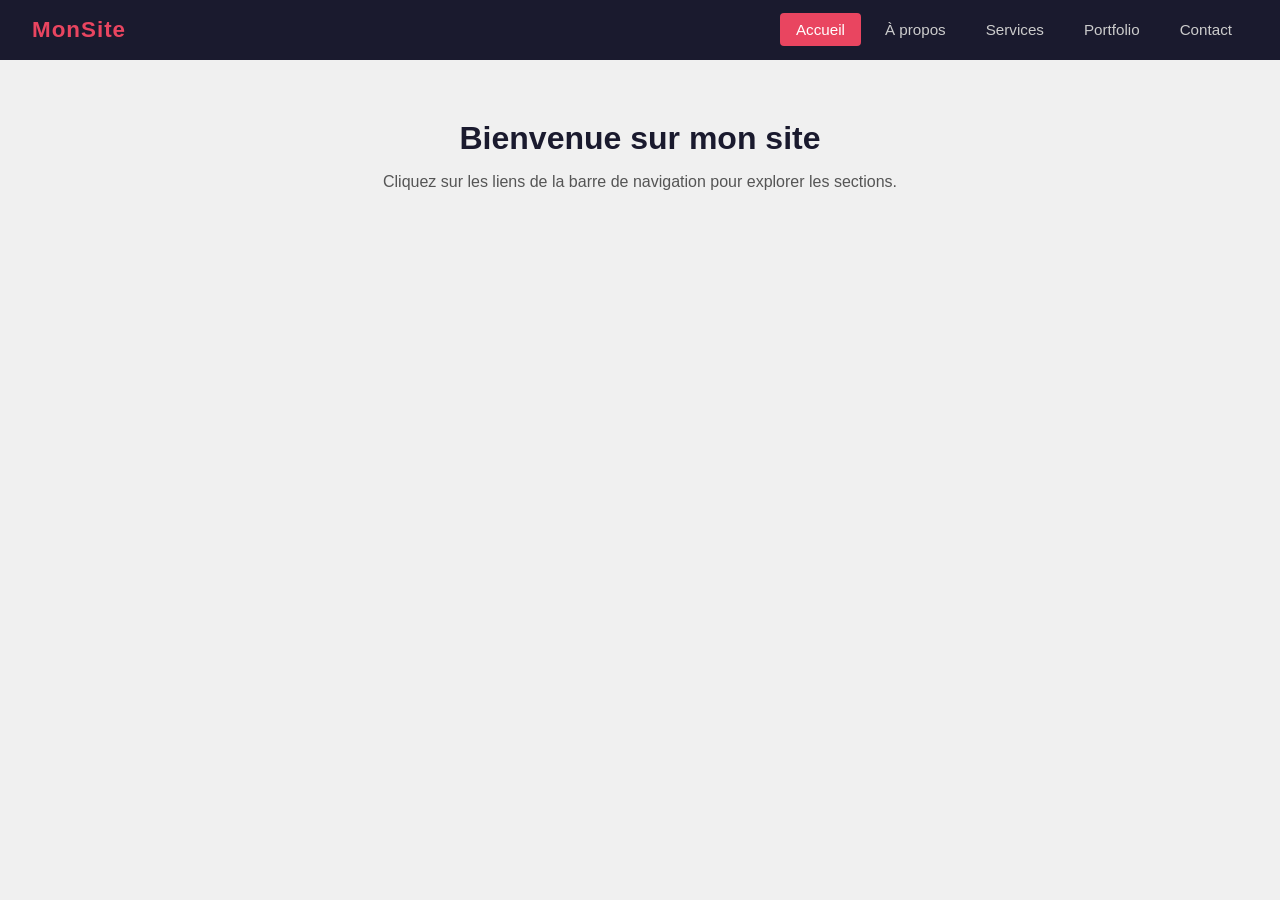
<file: exercice2/index.html>
<!DOCTYPE html>
<html lang="fr">
<head>
  <meta charset="UTF-8" />
  <meta name="viewport" content="width=device-width, initial-scale=1.0" />
  <title>Exercice 2 – Barre de navigation</title>
  <link rel="stylesheet" href="style.css" />
</head>
<body>

  <nav class="navbar">
    <div class="logo">MonSite</div>
    <ul class="nav-links">
      <li><a href="#" class="active">Accueil</a></li>
      <li><a href="#">À propos</a></li>
      <li><a href="#">Services</a></li>
      <li><a href="#">Portfolio</a></li>
      <li><a href="#">Contact</a></li>
    </ul>
    <button class="hamburger" aria-label="Ouvrir le menu" onclick="toggleMenu()">&#9776;</button>
  </nav>

  <main>
    <h1>Bienvenue sur mon site</h1>
    <p>Cliquez sur les liens de la barre de navigation pour explorer les sections.</p>
  </main>

  <script src="script.js"></script>
</body>
</html>
</file>
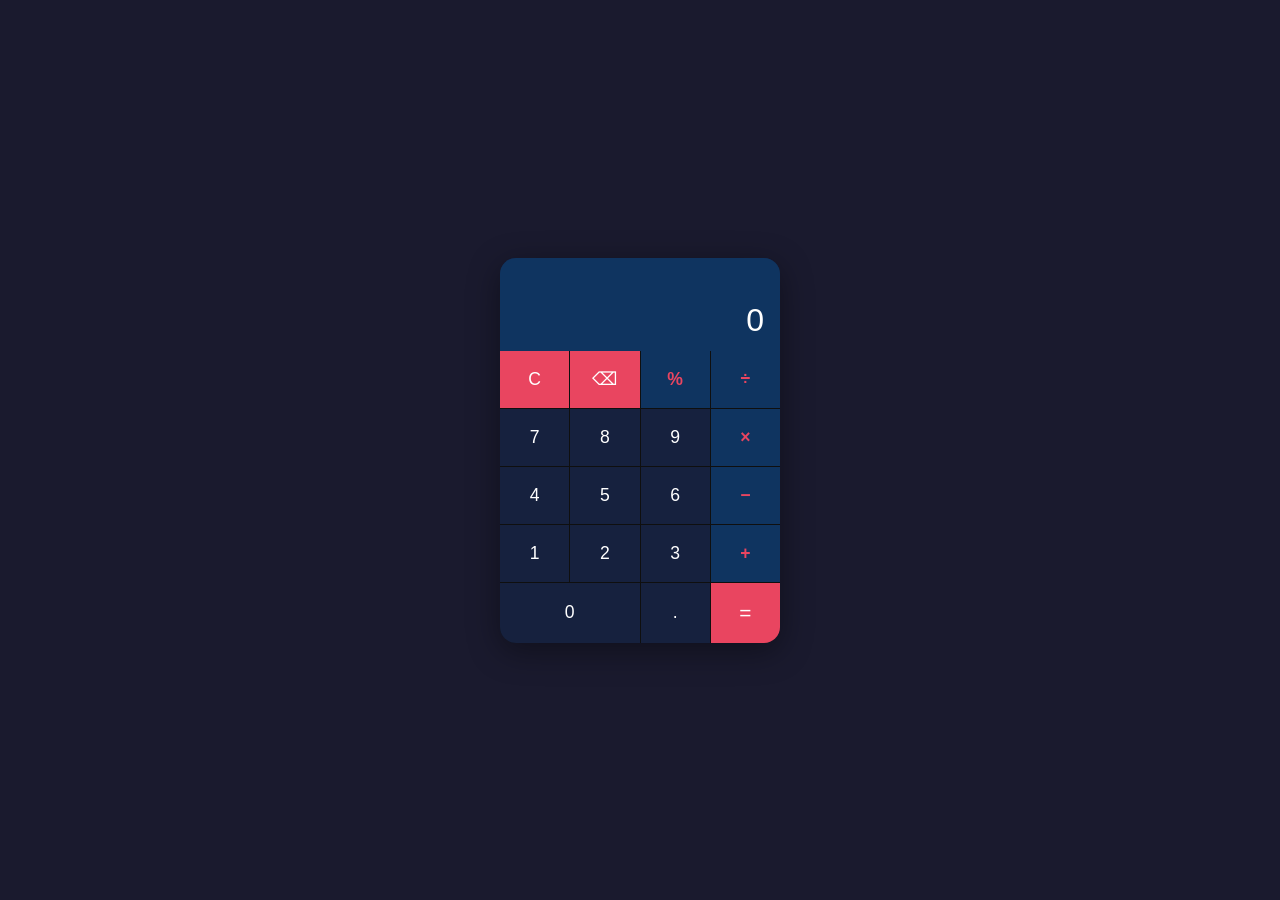
<file: exercice3/index.html>
<!DOCTYPE html>
<html lang="fr">
<head>
  <meta charset="UTF-8" />
  <meta name="viewport" content="width=device-width, initial-scale=1.0" />
  <title>Exercice 3 – Calculatrice</title>
  <link rel="stylesheet" href="style.css" />
</head>
<body>

  <div class="calculator">
    <div class="display">
      <span id="expression"></span>
      <span id="result">0</span>
    </div>
    <div class="buttons">
      <button class="btn btn-clear" onclick="clearAll()">C</button>
      <button class="btn btn-clear" onclick="deleteLast()">⌫</button>
      <button class="btn btn-operator" onclick="appendChar('%')">%</button>
      <button class="btn btn-operator" onclick="appendChar('/')">÷</button>

      <button class="btn" onclick="appendChar('7')">7</button>
      <button class="btn" onclick="appendChar('8')">8</button>
      <button class="btn" onclick="appendChar('9')">9</button>
      <button class="btn btn-operator" onclick="appendChar('*')">×</button>

      <button class="btn" onclick="appendChar('4')">4</button>
      <button class="btn" onclick="appendChar('5')">5</button>
      <button class="btn" onclick="appendChar('6')">6</button>
      <button class="btn btn-operator" onclick="appendChar('-')">−</button>

      <button class="btn" onclick="appendChar('1')">1</button>
      <button class="btn" onclick="appendChar('2')">2</button>
      <button class="btn" onclick="appendChar('3')">3</button>
      <button class="btn btn-operator" onclick="appendChar('+')">+</button>

      <button class="btn btn-zero" onclick="appendChar('0')">0</button>
      <button class="btn" onclick="appendChar('.')">.</button>
      <button class="btn btn-equals" onclick="calculate()">=</button>
    </div>
  </div>

  <script src="script.js"></script>
</body>
</html>
</file>
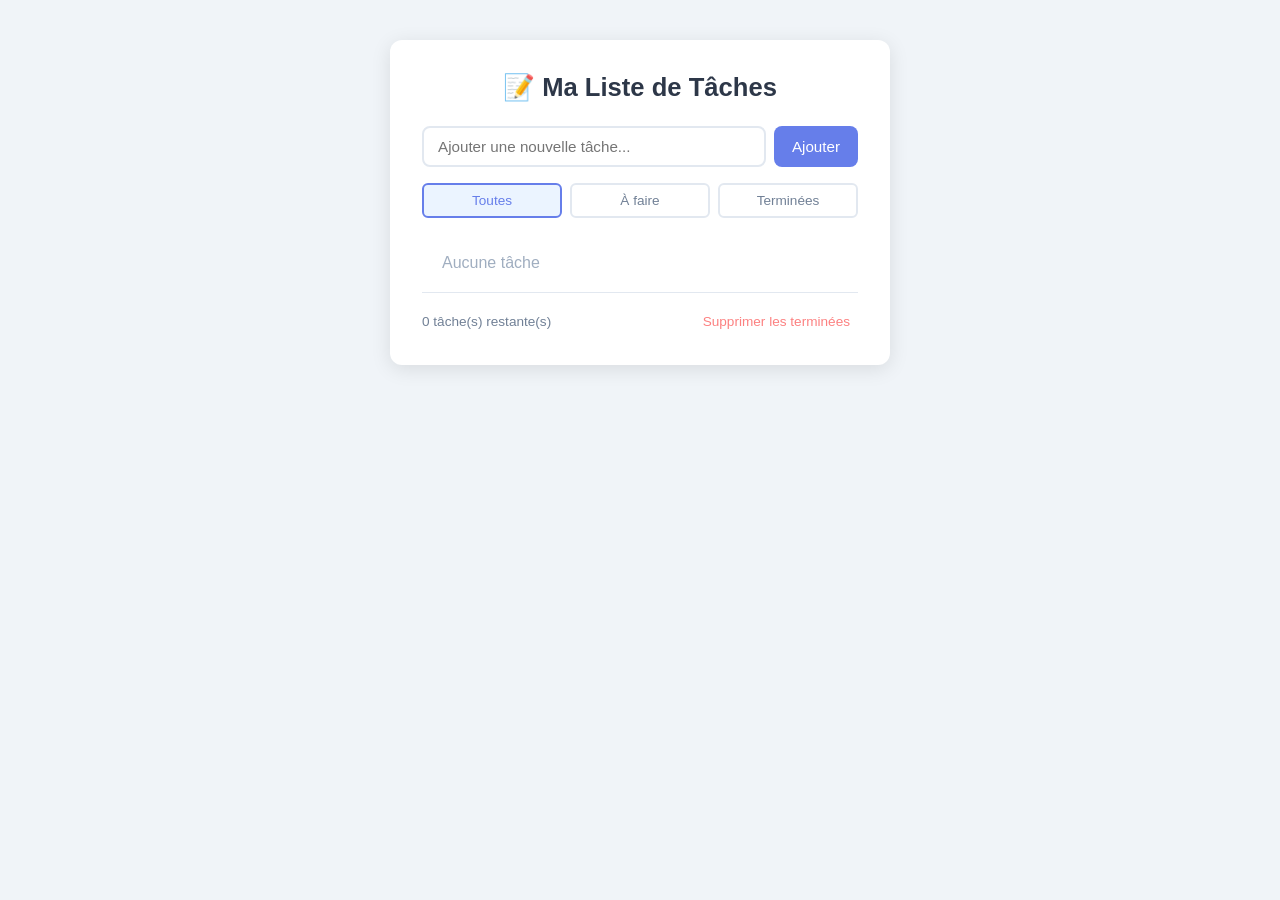
<file: exercice4/index.html>
<!DOCTYPE html>
<html lang="fr">
<head>
  <meta charset="UTF-8" />
  <meta name="viewport" content="width=device-width, initial-scale=1.0" />
  <title>Exercice 4 – Liste de tâches</title>
  <link rel="stylesheet" href="style.css" />
</head>
<body>

  <div class="container">
    <h1>📝 Ma Liste de Tâches</h1>

    <form id="todo-form">
      <input
        type="text"
        id="todo-input"
        placeholder="Ajouter une nouvelle tâche..."
        maxlength="100"
        required
      />
      <button type="submit">Ajouter</button>
    </form>

    <div class="filters">
      <button class="filter-btn active" data-filter="all">Toutes</button>
      <button class="filter-btn" data-filter="active">À faire</button>
      <button class="filter-btn" data-filter="completed">Terminées</button>
    </div>

    <ul id="todo-list"></ul>

    <div class="footer-info">
      <span id="remaining-count">0 tâche(s) restante(s)</span>
      <button id="clear-completed">Supprimer les terminées</button>
    </div>
  </div>

  <script src="script.js"></script>
</body>
</html>
</file>
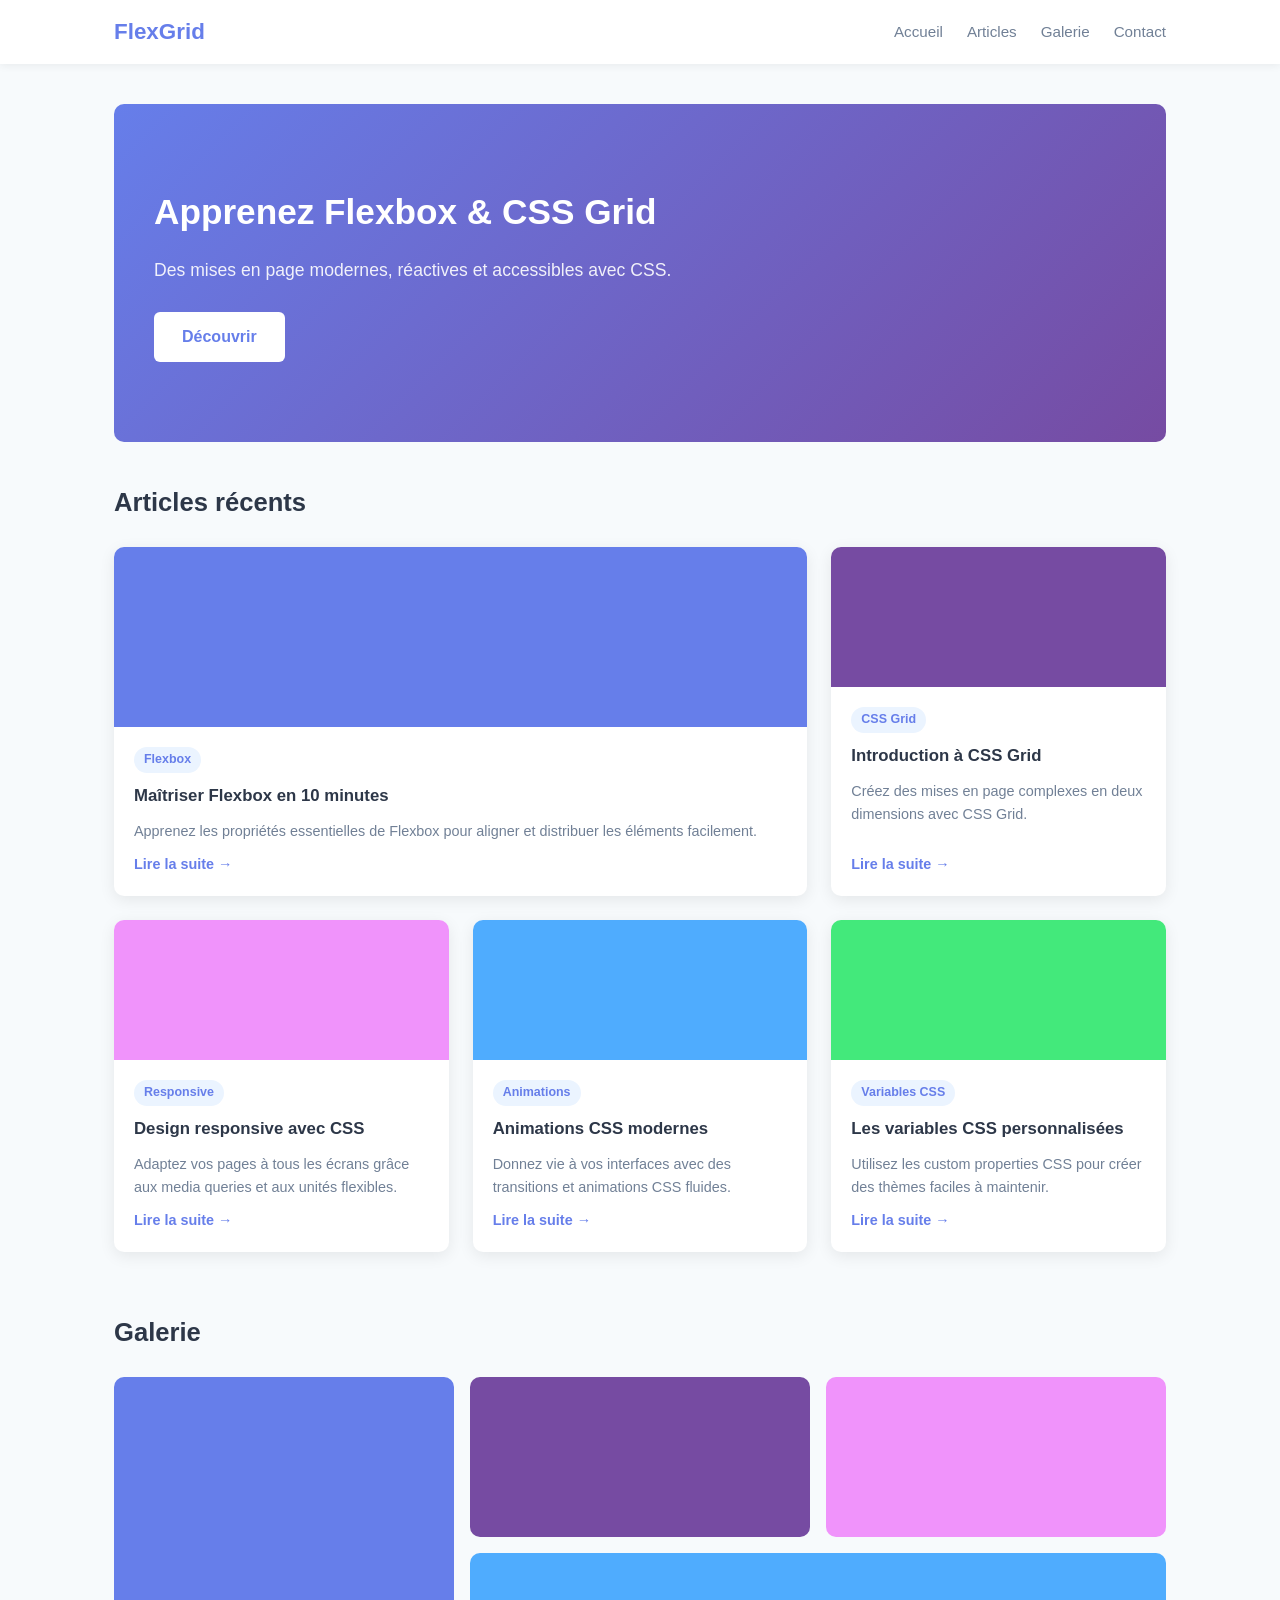
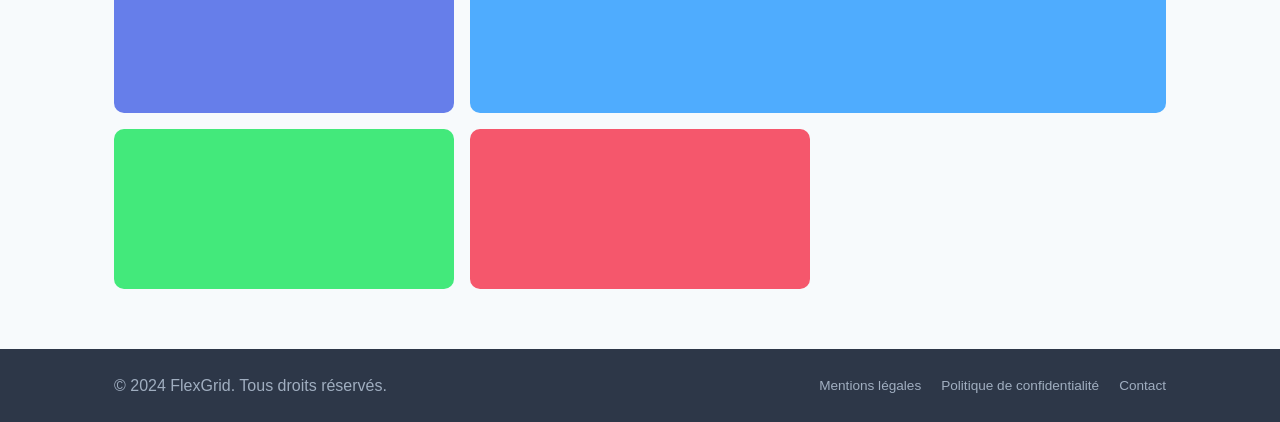
<file: exercice5/index.html>
<!DOCTYPE html>
<html lang="fr">
<head>
  <meta charset="UTF-8" />
  <meta name="viewport" content="width=device-width, initial-scale=1.0" />
  <title>Exercice 5 – Mise en page Flexbox &amp; Grid</title>
  <link rel="stylesheet" href="style.css" />
</head>
<body>

  <header class="site-header">
    <div class="header-inner">
      <span class="logo">FlexGrid</span>
      <nav>
        <a href="#">Accueil</a>
        <a href="#">Articles</a>
        <a href="#">Galerie</a>
        <a href="#">Contact</a>
      </nav>
    </div>
  </header>

  <main class="site-main">

    <!-- Héros -->
    <section class="hero">
      <div class="hero-content">
        <h1>Apprenez Flexbox &amp; CSS Grid</h1>
        <p>Des mises en page modernes, réactives et accessibles avec CSS.</p>
        <a href="#articles" class="btn-primary">Découvrir</a>
      </div>
    </section>

    <!-- Grille d'articles -->
    <section id="articles" class="articles-section">
      <h2>Articles récents</h2>
      <div class="articles-grid">
        <article class="card card-featured">
          <div class="card-image" style="background-color:#667eea;"></div>
          <div class="card-body">
            <span class="tag">Flexbox</span>
            <h3>Maîtriser Flexbox en 10 minutes</h3>
            <p>Apprenez les propriétés essentielles de Flexbox pour aligner et distribuer les éléments facilement.</p>
            <a href="#" class="read-more">Lire la suite →</a>
          </div>
        </article>
        <article class="card">
          <div class="card-image" style="background-color:#764ba2;"></div>
          <div class="card-body">
            <span class="tag">CSS Grid</span>
            <h3>Introduction à CSS Grid</h3>
            <p>Créez des mises en page complexes en deux dimensions avec CSS Grid.</p>
            <a href="#" class="read-more">Lire la suite →</a>
          </div>
        </article>
        <article class="card">
          <div class="card-image" style="background-color:#f093fb;"></div>
          <div class="card-body">
            <span class="tag">Responsive</span>
            <h3>Design responsive avec CSS</h3>
            <p>Adaptez vos pages à tous les écrans grâce aux media queries et aux unités flexibles.</p>
            <a href="#" class="read-more">Lire la suite →</a>
          </div>
        </article>
        <article class="card">
          <div class="card-image" style="background-color:#4facfe;"></div>
          <div class="card-body">
            <span class="tag">Animations</span>
            <h3>Animations CSS modernes</h3>
            <p>Donnez vie à vos interfaces avec des transitions et animations CSS fluides.</p>
            <a href="#" class="read-more">Lire la suite →</a>
          </div>
        </article>
        <article class="card">
          <div class="card-image" style="background-color:#43e97b;"></div>
          <div class="card-body">
            <span class="tag">Variables CSS</span>
            <h3>Les variables CSS personnalisées</h3>
            <p>Utilisez les custom properties CSS pour créer des thèmes faciles à maintenir.</p>
            <a href="#" class="read-more">Lire la suite →</a>
          </div>
        </article>
      </div>
    </section>

    <!-- Galerie d'images -->
    <section class="gallery-section">
      <h2>Galerie</h2>
      <div class="gallery-grid">
        <div class="gallery-item tall" style="background-color:#667eea;"></div>
        <div class="gallery-item" style="background-color:#764ba2;"></div>
        <div class="gallery-item" style="background-color:#f093fb;"></div>
        <div class="gallery-item wide" style="background-color:#4facfe;"></div>
        <div class="gallery-item" style="background-color:#43e97b;"></div>
        <div class="gallery-item" style="background-color:#f5576c;"></div>
      </div>
    </section>

  </main>

  <footer class="site-footer">
    <div class="footer-inner">
      <p>&copy; 2024 FlexGrid. Tous droits réservés.</p>
      <div class="footer-links">
        <a href="#">Mentions légales</a>
        <a href="#">Politique de confidentialité</a>
        <a href="#">Contact</a>
      </div>
    </div>
  </footer>

</body>
</html>
</file>
<file: exercice2/style.css>
/* Exercice 2 – Styles de la barre de navigation */

* {
  box-sizing: border-box;
  margin: 0;
  padding: 0;
}

body {
  font-family: Arial, sans-serif;
  background-color: #f0f0f0;
}

.navbar {
  display: flex;
  align-items: center;
  justify-content: space-between;
  background-color: #1a1a2e;
  padding: 0 32px;
  height: 60px;
  position: sticky;
  top: 0;
  z-index: 100;
}

.logo {
  color: #e94560;
  font-size: 1.4rem;
  font-weight: bold;
  letter-spacing: 1px;
}

.nav-links {
  list-style: none;
  display: flex;
  gap: 8px;
}

.nav-links li a {
  color: #ccc;
  text-decoration: none;
  padding: 8px 16px;
  border-radius: 4px;
  font-size: 0.95rem;
  transition: background-color 0.2s, color 0.2s;
}

.nav-links li a:hover,
.nav-links li a.active {
  background-color: #e94560;
  color: #fff;
}

.hamburger {
  display: none;
  background: none;
  border: none;
  color: #fff;
  font-size: 1.6rem;
  cursor: pointer;
}

/* Menu mobile */
@media (max-width: 768px) {
  .nav-links {
    display: none;
    flex-direction: column;
    position: absolute;
    top: 60px;
    left: 0;
    width: 100%;
    background-color: #1a1a2e;
    padding: 16px 0;
  }

  .nav-links.open {
    display: flex;
  }

  .nav-links li a {
    padding: 12px 32px;
    border-radius: 0;
  }

  .hamburger {
    display: block;
  }
}

main {
  max-width: 800px;
  margin: 60px auto;
  padding: 0 20px;
  text-align: center;
}

main h1 {
  font-size: 2rem;
  margin-bottom: 16px;
  color: #1a1a2e;
}

main p {
  color: #555;
}
</file>
<file: exercice3/style.css>
/* Exercice 3 – Styles de la calculatrice */

* {
  box-sizing: border-box;
  margin: 0;
  padding: 0;
}

body {
  display: flex;
  justify-content: center;
  align-items: center;
  min-height: 100vh;
  background-color: #1a1a2e;
  font-family: Arial, sans-serif;
}

.calculator {
  background-color: #16213e;
  border-radius: 16px;
  overflow: hidden;
  box-shadow: 0 8px 32px rgba(0, 0, 0, 0.4);
  width: 280px;
}

.display {
  background-color: #0f3460;
  padding: 20px 16px 12px;
  text-align: right;
  min-height: 80px;
  display: flex;
  flex-direction: column;
  justify-content: flex-end;
  gap: 4px;
}

#expression {
  color: #8892b0;
  font-size: 0.85rem;
  min-height: 20px;
}

#result {
  color: #fff;
  font-size: 2rem;
  word-break: break-all;
}

.buttons {
  display: grid;
  grid-template-columns: repeat(4, 1fr);
  gap: 1px;
  background-color: #0f0f0f;
}

.btn {
  background-color: #16213e;
  color: #fff;
  border: none;
  padding: 18px;
  font-size: 1.1rem;
  cursor: pointer;
  transition: background-color 0.15s;
}

.btn:hover {
  background-color: #1a2a4a;
}

.btn:active {
  background-color: #0f3460;
}

.btn-clear {
  background-color: #e94560;
  color: #fff;
}

.btn-clear:hover {
  background-color: #c73652;
}

.btn-operator {
  background-color: #0f3460;
  color: #e94560;
  font-weight: bold;
}

.btn-operator:hover {
  background-color: #1a4a80;
}

.btn-equals {
  background-color: #e94560;
  color: #fff;
  font-size: 1.3rem;
}

.btn-equals:hover {
  background-color: #c73652;
}

.btn-zero {
  grid-column: span 2;
}
</file>
<file: exercice4/style.css>
/* Exercice 4 – Styles de la liste de tâches */

* {
  box-sizing: border-box;
  margin: 0;
  padding: 0;
}

body {
  font-family: Arial, sans-serif;
  background-color: #f0f4f8;
  display: flex;
  justify-content: center;
  padding: 40px 20px;
  min-height: 100vh;
}

.container {
  background-color: #fff;
  border-radius: 12px;
  padding: 32px;
  width: 100%;
  max-width: 500px;
  box-shadow: 0 4px 20px rgba(0, 0, 0, 0.1);
  align-self: flex-start;
}

h1 {
  text-align: center;
  font-size: 1.6rem;
  color: #2d3748;
  margin-bottom: 24px;
}

#todo-form {
  display: flex;
  gap: 8px;
  margin-bottom: 16px;
}

#todo-input {
  flex: 1;
  padding: 10px 14px;
  border: 2px solid #e2e8f0;
  border-radius: 8px;
  font-size: 0.95rem;
  outline: none;
  transition: border-color 0.2s;
}

#todo-input:focus {
  border-color: #667eea;
}

#todo-form button {
  padding: 10px 18px;
  background-color: #667eea;
  color: #fff;
  border: none;
  border-radius: 8px;
  font-size: 0.95rem;
  cursor: pointer;
  transition: background-color 0.2s;
}

#todo-form button:hover {
  background-color: #5a6fd6;
}

.filters {
  display: flex;
  gap: 8px;
  margin-bottom: 16px;
}

.filter-btn {
  flex: 1;
  padding: 8px;
  border: 2px solid #e2e8f0;
  border-radius: 6px;
  background-color: #fff;
  color: #718096;
  cursor: pointer;
  font-size: 0.85rem;
  transition: all 0.2s;
}

.filter-btn.active,
.filter-btn:hover {
  border-color: #667eea;
  color: #667eea;
  background-color: #ebf4ff;
}

#todo-list {
  list-style: none;
  min-height: 60px;
}

#todo-list li {
  display: flex;
  align-items: center;
  gap: 10px;
  padding: 12px 8px;
  border-bottom: 1px solid #e2e8f0;
  transition: background-color 0.15s;
}

#todo-list li:hover {
  background-color: #f7fafc;
}

#todo-list li.completed .todo-text {
  text-decoration: line-through;
  color: #a0aec0;
}

#todo-list li input[type="checkbox"] {
  width: 18px;
  height: 18px;
  cursor: pointer;
  accent-color: #667eea;
}

.todo-text {
  flex: 1;
  font-size: 0.95rem;
  color: #2d3748;
}

.delete-btn {
  background: none;
  border: none;
  color: #fc8181;
  cursor: pointer;
  font-size: 1.1rem;
  padding: 2px 6px;
  border-radius: 4px;
  transition: background-color 0.15s;
}

.delete-btn:hover {
  background-color: #fff5f5;
}

.footer-info {
  display: flex;
  justify-content: space-between;
  align-items: center;
  margin-top: 16px;
  font-size: 0.85rem;
  color: #718096;
}

#clear-completed {
  background: none;
  border: none;
  color: #fc8181;
  cursor: pointer;
  font-size: 0.85rem;
  padding: 4px 8px;
  border-radius: 4px;
  transition: background-color 0.15s;
}

#clear-completed:hover {
  background-color: #fff5f5;
}
</file>
<file: exercice5/style.css>
/* Exercice 5 – Mise en page Flexbox & Grid */

:root {
  --primary: #667eea;
  --primary-dark: #5a6fd6;
  --text: #2d3748;
  --text-light: #718096;
  --bg: #f7fafc;
  --white: #ffffff;
  --radius: 10px;
  --shadow: 0 4px 16px rgba(0, 0, 0, 0.08);
}

* {
  box-sizing: border-box;
  margin: 0;
  padding: 0;
}

body {
  font-family: Arial, sans-serif;
  background-color: var(--bg);
  color: var(--text);
  line-height: 1.6;
}

/* ── Header ─────────────────────────────────────── */
.site-header {
  background-color: var(--white);
  box-shadow: 0 2px 8px rgba(0, 0, 0, 0.06);
  position: sticky;
  top: 0;
  z-index: 100;
}

.header-inner {
  max-width: 1100px;
  margin: 0 auto;
  padding: 0 24px;
  height: 64px;

  /* Flexbox : logo à gauche, nav à droite */
  display: flex;
  align-items: center;
  justify-content: space-between;
}

.logo {
  font-size: 1.4rem;
  font-weight: bold;
  color: var(--primary);
}

.header-inner nav {
  display: flex;
  gap: 24px;
}

.header-inner nav a {
  text-decoration: none;
  color: var(--text-light);
  font-size: 0.95rem;
  transition: color 0.2s;
}

.header-inner nav a:hover {
  color: var(--primary);
}

/* ── Main ────────────────────────────────────────── */
.site-main {
  max-width: 1100px;
  margin: 0 auto;
  padding: 0 24px 60px;
}

/* ── Héros ───────────────────────────────────────── */
.hero {
  background: linear-gradient(135deg, var(--primary) 0%, #764ba2 100%);
  border-radius: var(--radius);
  margin: 40px 0;
  padding: 80px 40px;
  color: var(--white);

  /* Flexbox : centrage vertical */
  display: flex;
  align-items: center;
}

.hero-content {
  max-width: 560px;
}

.hero h1 {
  font-size: 2.2rem;
  margin-bottom: 16px;
}

.hero p {
  font-size: 1.1rem;
  margin-bottom: 28px;
  opacity: 0.9;
}

.btn-primary {
  display: inline-block;
  background-color: var(--white);
  color: var(--primary);
  padding: 12px 28px;
  border-radius: 6px;
  text-decoration: none;
  font-weight: bold;
  transition: transform 0.2s, box-shadow 0.2s;
}

.btn-primary:hover {
  transform: translateY(-2px);
  box-shadow: 0 6px 20px rgba(0, 0, 0, 0.2);
}

/* ── Articles – CSS Grid ─────────────────────────── */
.articles-section {
  margin-bottom: 60px;
}

.articles-section h2,
.gallery-section h2 {
  font-size: 1.6rem;
  color: var(--text);
  margin-bottom: 24px;
}

.articles-grid {
  display: grid;
  grid-template-columns: repeat(3, 1fr);
  grid-template-rows: auto auto;
  gap: 24px;
}

/* La première carte occupe deux colonnes sur la première ligne */
.card-featured {
  grid-column: span 2;
}

.card {
  background-color: var(--white);
  border-radius: var(--radius);
  overflow: hidden;
  box-shadow: var(--shadow);
  display: flex;
  flex-direction: column;
  transition: transform 0.2s, box-shadow 0.2s;
}

.card:hover {
  transform: translateY(-4px);
  box-shadow: 0 8px 24px rgba(0, 0, 0, 0.12);
}

.card-image {
  height: 140px;
}

.card-featured .card-image {
  height: 180px;
}

.card-body {
  padding: 20px;
  flex: 1;
  display: flex;
  flex-direction: column;
  gap: 10px;
}

.tag {
  display: inline-block;
  background-color: #ebf4ff;
  color: var(--primary);
  padding: 3px 10px;
  border-radius: 20px;
  font-size: 0.78rem;
  font-weight: bold;
  align-self: flex-start;
}

.card-body h3 {
  font-size: 1.05rem;
  color: var(--text);
}

.card-body p {
  font-size: 0.9rem;
  color: var(--text-light);
  flex: 1;
}

.read-more {
  color: var(--primary);
  text-decoration: none;
  font-size: 0.9rem;
  font-weight: bold;
  align-self: flex-start;
  transition: color 0.2s;
}

.read-more:hover {
  color: var(--primary-dark);
}

/* ── Galerie – CSS Grid ──────────────────────────── */
.gallery-grid {
  display: grid;
  grid-template-columns: repeat(3, 1fr);
  grid-auto-rows: 160px;
  gap: 16px;
}

.gallery-item {
  border-radius: var(--radius);
  transition: transform 0.2s;
}

.gallery-item:hover {
  transform: scale(1.02);
}

.gallery-item.tall {
  grid-row: span 2;
}

.gallery-item.wide {
  grid-column: span 2;
}

/* ── Footer ──────────────────────────────────────── */
.site-footer {
  background-color: #2d3748;
  color: #a0aec0;
  padding: 24px;
}

.footer-inner {
  max-width: 1100px;
  margin: 0 auto;
  padding: 0 24px;
  display: flex;
  justify-content: space-between;
  align-items: center;
  flex-wrap: wrap;
  gap: 12px;
}

.footer-links {
  display: flex;
  gap: 20px;
}

.footer-links a {
  color: #a0aec0;
  text-decoration: none;
  font-size: 0.85rem;
  transition: color 0.2s;
}

.footer-links a:hover {
  color: var(--white);
}

/* ── Responsive ──────────────────────────────────── */
@media (max-width: 768px) {
  .articles-grid {
    grid-template-columns: 1fr;
  }

  .card-featured {
    grid-column: span 1;
  }

  .gallery-grid {
    grid-template-columns: repeat(2, 1fr);
  }

  .gallery-item.tall,
  .gallery-item.wide {
    grid-column: span 1;
    grid-row: span 1;
  }

  .hero {
    padding: 48px 24px;
  }

  .hero h1 {
    font-size: 1.6rem;
  }
}

@media (max-width: 480px) {
  .gallery-grid {
    grid-template-columns: 1fr;
  }

  .header-inner nav {
    gap: 12px;
  }

  .footer-inner {
    flex-direction: column;
    text-align: center;
  }
}
</file>
